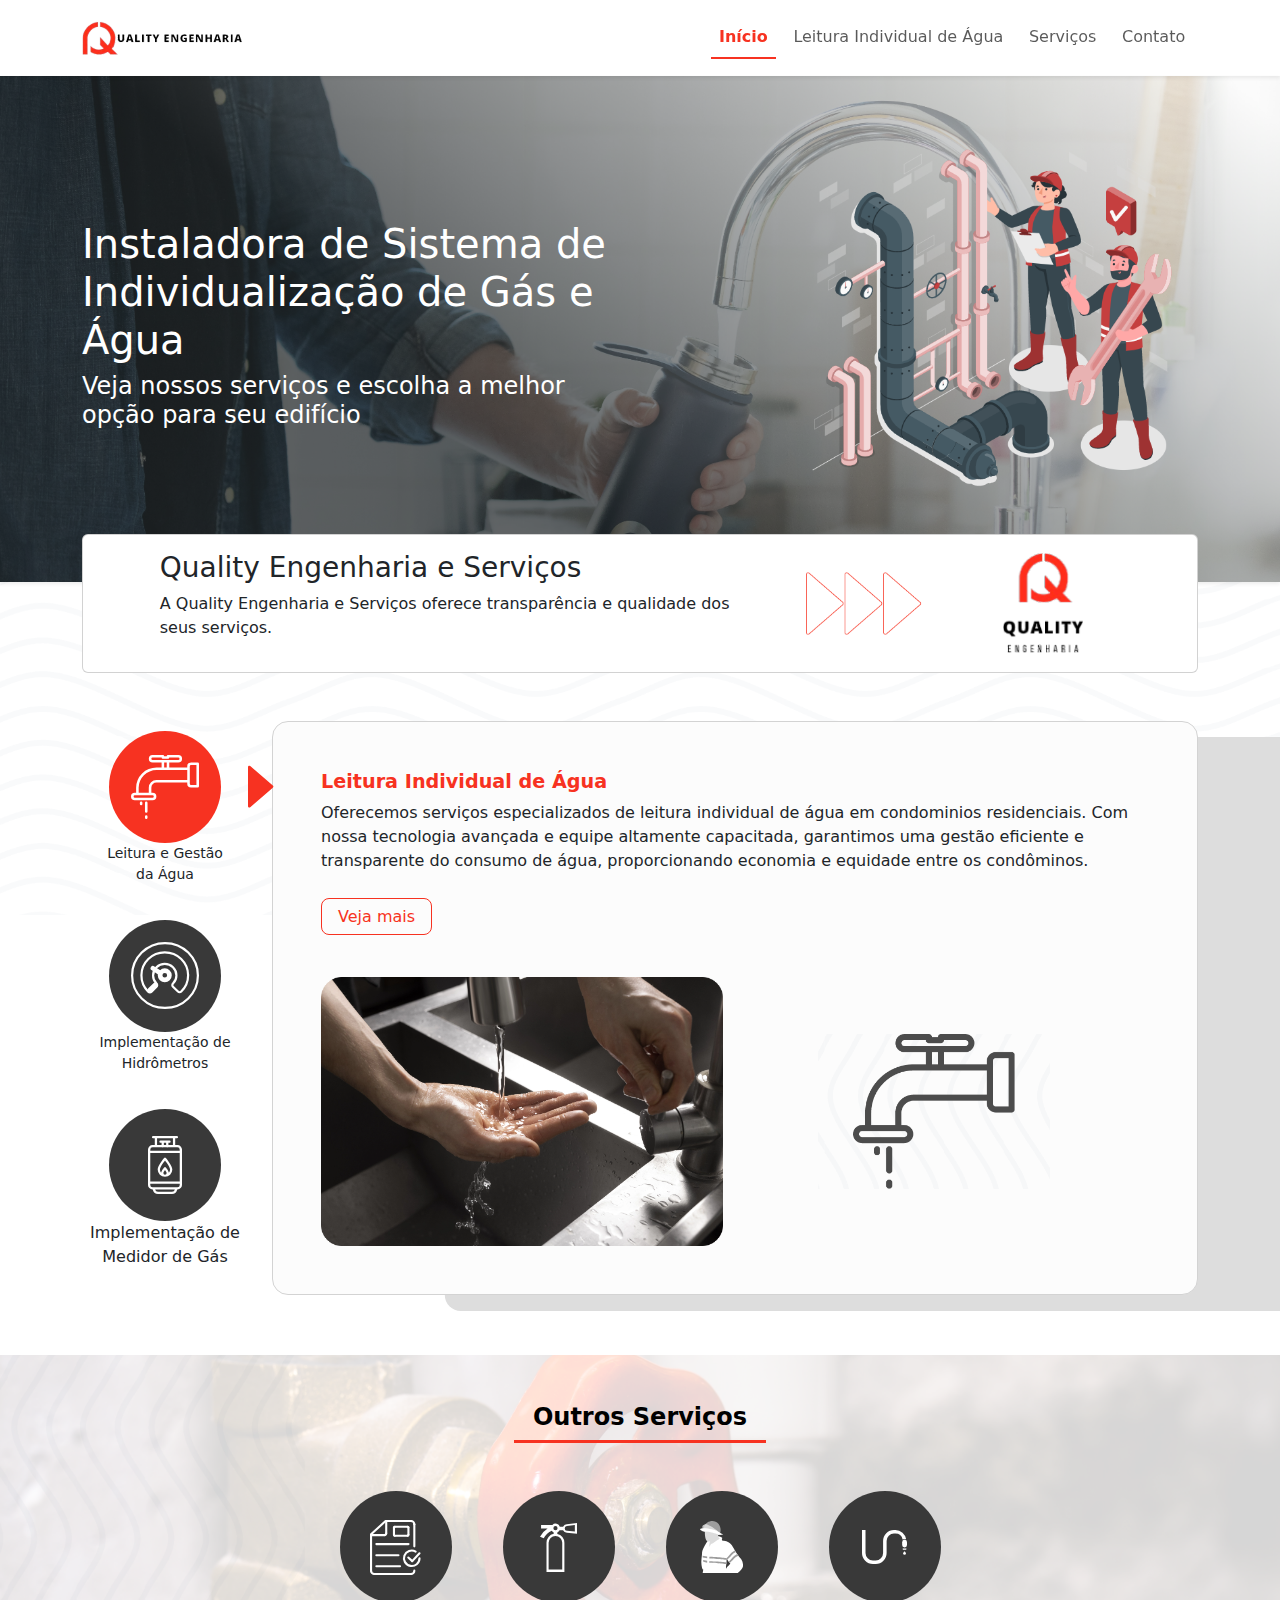
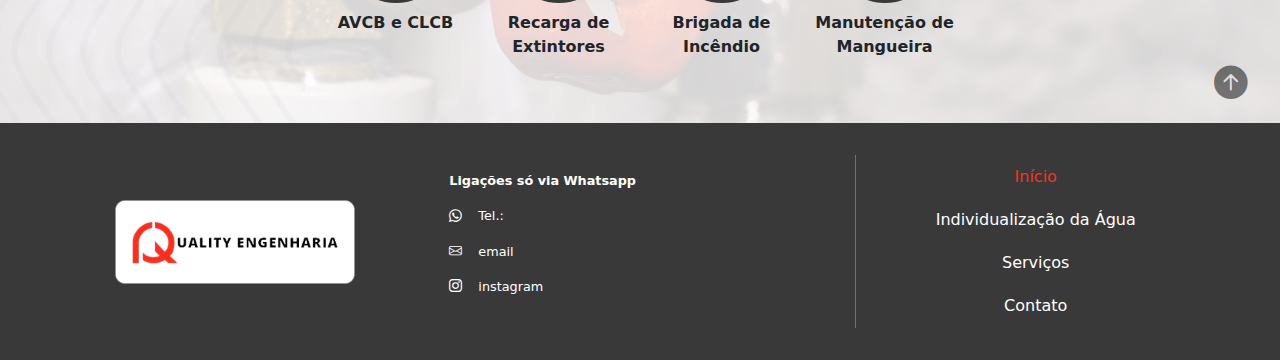
<file: index.html>
<!DOCTYPE html>
<html lang="pt-br">
<head>
    <meta charset="UTF-8">
    <meta name="viewport" content="width=device-width, initial-scale=1.0">
    <title>Quality Engenharia e Serviços</title>
    <!-- CSS -->
    <link rel="stylesheet" href="./css/style.css">

    <!-- CSS Bootstrap -->
    <link href="https://cdn.jsdelivr.net/npm/bootstrap@5.3.3/dist/css/bootstrap.min.css" rel="stylesheet" integrity="sha384-QWTKZyjpPEjISv5WaRU9OFeRpok6YctnYmDr5pNlyT2bRjXh0JMhjY6hW+ALEwIH" crossorigin="anonymous">

    <!-- Jquery -->
    <script src="https://cdnjs.cloudflare.com/ajax/libs/jquery/3.7.1/jquery.min.js" integrity="sha512-v2CJ7UaYy4JwqLDIrZUI/4hqeoQieOmAZNXBeQyjo21dadnwR+8ZaIJVT8EE2iyI61OV8e6M8PP2/4hpQINQ/g==" crossorigin="anonymous" referrerpolicy="no-referrer"></script>
</head>
<body>
    <!-- Navegação -->
    <nav class="navbar sticky-top navbar-expand-lg shadow-sm py-3" id="nav">
        <div class="container">
          <div class="d-flex w-100 justify-content-between">
            <a class="navbar-brand" href="index.html">
              <img src="img/logo_hor.png" alt="Logo Quality Engenharia" class="w-50 img-fluid" id="logoNav">
            </a>
            <button class="navbar-toggler" type="button" data-bs-toggle="collapse" data-bs-target="#navbarSupportedContent" aria-controls="navbarSupportedContent" aria-expanded="false" aria-label="Toggle navigation">
              <span class="navbar-toggler-icon"></span>
            </button>
          </div>
          <div class="collapse navbar-collapse" id="navbarSupportedContent">
            <ul class="navbar-nav ms-auto mb-2 mb-lg-0 mt-3 mt-lg-0">
              <li class="nav-item">
                <a class="nav-link active-link" aria-current="page" href="#">Início</a>
              </li>
              <li class="nav-item">
                <a class="nav-link" href="leitura.html">Leitura Individual de Água</a>
              </li>
              <li class="nav-item">
                <a class="nav-link" href="servicos.html">Serviços</a>
              </li>
              <li class="nav-item">
                <a class="nav-link" target="_blank" href="https://wa.me/">Contato</a>
              </li>
            </ul>
          </div>
        </div>
    </nav>

    <!-- Banner -->
    <header>
      <div class="contianer-fluid banner shadow-sm">
          <div class="container">
            <div class="row">
              <div class="col-6 text">
                <h1>Instaladora de Sistema de Individualização de Gás e Água</h1>
                <h2>Veja nossos serviços e escolha a melhor opção para seu edifício</h2>
              </div>
            </div>
          </div>
        </div>
      </div>
    </header>

    <!-- Conteúdo -->
    <main>
      <div class="container-fluid p-0 ondas_fundo">
        <div class="container" id="sobre">
          <div class="row">
            <div class="col-12">
              <div class="card px-3 p-xxl-3">
                <div class="card-body">
                  <div class="row justify-content-center align-items-center">
                    <div class="col-7">
                      <h3>Quality Engenharia e Serviços</h3>
                      <p>A Quality Engenharia e Serviços oferece transparência e qualidade dos seus serviços.</p>
                    </div>
                    <div class="col-2 d-none d-md-block text-center">
                      <img src="img/setas.png" alt="elemento gráfico" class="img-fluid w-75">
                    </div>
                    <div class="col-4 col-md-2 text-center">
                      <img src="img/logo_ver.png" alt="Logo Quality Engenharia" class="img-fluid img-logo-ver">
                    </div>
                  </div>
                </div>
              </div>
            </div>
          </div>
        </div>

        <div class="container" id="servicos-home">
          <div class="row flex-lg-row">
            <div class="col-12 mb-4 mb-lg-0 col-lg-2">
              <div class="d-flex flex-lg-column flex-row justify-content-around h-100">
                <div class="d-flex flex-column align-items-center">
                  <span class="btn-circle active-btn btn1">
                    <img src="img/icons/agua-icon.svg" alt="ícone de torneira" class="img-fluid">
                  </span>
                  <p class="text-center px-3 small">Leitura e Gestão da Água</p>
                </div>

                <div class="d-flex flex-column align-items-center">
                  <span class="btn-circle btn2">
                    <img src="img/icons/hidrometro-icon.svg" alt="ícone de hidrômetros" class="img-fluid">
                  </span>
                  <p class="text-center px-3 small">Implementação de Hidrômetros</p>
                </div>

                <div class="d-flex flex-column align-items-center">
                  <span class="btn-circle btn3">
                    <img src="img/icons/gas-icon.svg" alt="ícone de botijão de gás" class="img-fluid" style="width: 30%;">
                  </span>
                  <p class="text-center px-3small">Implementação de Medidor de Gás</p>
                </div>
              </div>
            </div>
            <div class="col-12 col-lg-10">
              <div class="card_serv show-card" id="btn1">
                <h3>Leitura Individual de Água</h3>
                <p class="pb-3">Oferecemos serviços especializados de leitura individual de água em condominios residenciais. Com nossa tecnologia avançada e equipe altamente capacitada, garantimos uma gestão eficiente e transparente do consumo de água, proporcionando economia e equidade entre os condôminos.</p>
                <a href="leitura.html">Veja mais</a>

                <div class="row mt-5 justify-content-between align-items-center">
                  <div class="col-6">
                    <img src="img/img-serv-agua.png" alt="imagem de água da torneira" class="img-fluid">
                  </div>
                  <div class="col-5">
                    <div class="icon-card-serv">
                      <img src="img/icon-home-agua.png" alt="icone de torneira" class="img-fluid">
                    </div>
                  </div>
                </div>
              </div>
              <div class="card_serv " id="btn2">
                <h3>Implementação de Hidrômetros</h3>
                <p class="pb-3">Implementamos sistemas de hidrómetros individuais em condominios, permitindo que cada unidade pague pelo seu consumo real de água. Além de promover a justiça no rateio, a individualização de hidrometros incentiva a conscientização sobre o consumo, levando a uma redução significativa no uso de água.</p>
                <a href="servicos.html">Todos os serviços</a>

                <div class="row mt-5 justify-content-between align-items-center">
                  <div class="col-6">
                    <img src="img/img-serv-hidro.png" alt="imagem de hidrômetro" class="img-fluid">
                  </div>
                  <div class="col-5">
                    <div class="icon-card-serv">
                      <img src="img/icon-home_hidro.png" alt="icone de hidrômetro" class="img-fluid">
                    </div>
                  </div>
                </div>
              </div>
              <div class="card_serv" id="btn3">
                <h3>Implementação de Medidor de Gás</h3>
                <p class="pb-3">Oferecemos soluções para leitura individual de gás em condominios residenciais. Nossa equipe especializada realiza a implementação de sistemas de medição de gás individualizados, garantindo uma cobrança justa e precisa do consumo para cada unidade. Com a leitura individual de gás, você terá maior controle sobre os custos e incentiva o consumo consciente entre os condóminos.</p>
                <a href="servicos.html">Todos os serviços</a>

                <div class="row mt-5 justify-content-between align-items-center">
                  <div class="col-6">
                    <img src="img/img-serv-gas.png" alt="imagem de botijão de gás" class="img-fluid">
                  </div>
                  <div class="col-5">
                    <div class="icon-card-serv">
                      <img src="img/icon-home_gas.png" alt="icone de botijão de gás" class="img-fluid icon-home-hidro">
                    </div>
                  </div>
                </div>
              </div>
            </div>
          </div>
        </div>

        <div class="container-fluid" id="outros_servicos">
          <div class="row">
            <div class="col-12">
              <div class="box-border">
                <h3 class="text-center">Outros Serviços</h3>
              </div>
            </div>
          </div>

          <div class="w-50 d-block mx-auto g-2">
            <div class="row align-items-top justify-content-center">
              <div class="col">
                  <span class="btn-circle active-btn btn1">
                    <a href="servicos.html">
                      <img src="img/icons/vistoria-icon.svg" alt="Link para AVCB e CLCB" class="img-fluid">
                    </a>
                  </span>
                  <p class="text-center fw-bold mt-2">AVCB e CLCB</p>
              </div>
              <div class="col">
                  <span class="btn-circle active-btn btn1">
                    <a href="servicos.html">
                      <img src="img/icons/extintor-icon.svg" alt="Link para Recarga de Extintores" class="img-fluid">
                    </a>
                  </span>
                  <p class="text-center fw-bold mt-2">Recarga de Extintores</p>
              </div>
              <div class="col">
                  <span class="btn-circle active-btn btn1">
                    <a href="servicos.html">
                      <img src="img/icons/brigada-icon.svg" alt="Link para Brigada de Incêndio" class="img-fluid">
                    </a>
                  </span>
                  <p class="text-center fw-bold mt-2">Brigada de Incêndio</p>
              </div>
              <div class="col">
                  <span class="btn-circle active-btn btn1">
                    <a href="servicos.html">
                      <img src="img/icons/mangueira-icon.svg" alt="Link para Manutenção de Mangueira" class="img-fluid">
                    </a>
                  </span>
                  <p class="text-center fw-bold mt-2">Manutenção de Mangueira</p>
              </div>
            </div>
          </div>
        </div>
      </div>
    </main>

    <footer>
      <button id="btnTop">
        <i class="bi bi-arrow-up-circle-fill"></i>
      </button>
      <div class="container-fluid">
        <div class="row justify-content-center align-items-center">
          <div class="col-12 col-lg-4 text-center">
            <img src="img/logo_rodape.png" alt="Logotipo" class="img-fluid">
          </div>
          <div class="col-12 col-lg-4 my-3 my-md-0">
            <p class="fw-bold">Ligações só via Whatsapp</p>
            <p><i class="bi bi-whatsapp"></i>Tel.:</p>
            <p><i class="bi bi-envelope"></i>email</p>
            <p><i class="bi bi-instagram"></i>instagram</p>
          </div>
          <div class="col-12 col-lg-4">
            <ul class="navbar-nav">
              <li class="nav-item"><a class="nav-link text-ver" href="index.html">Início</a></li>
              <li class="nav-item"><a class="nav-link" href="leitura.html">Individualização da Água</a></li>
              <li class="nav-item"><a class="nav-link" href="servicos.html">Serviços</a></li>
              <li class="nav-item"><a class="nav-link" target="_blank" href="https://wa.me/">Contato</a></li>
            </ul>
          </div>
        </div>
      </div>
    </footer>

    <!-- JS Bootstrap -->
    <script src="https://cdn.jsdelivr.net/npm/bootstrap@5.3.3/dist/js/bootstrap.bundle.min.js" integrity="sha384-YvpcrYf0tY3lHB60NNkmXc5s9fDVZLESaAA55NDzOxhy9GkcIdslK1eN7N6jIeHz" crossorigin="anonymous"></script>
    <!-- JS -->
    <script src="js/script.js"></script>
</body>
</html>
</file>
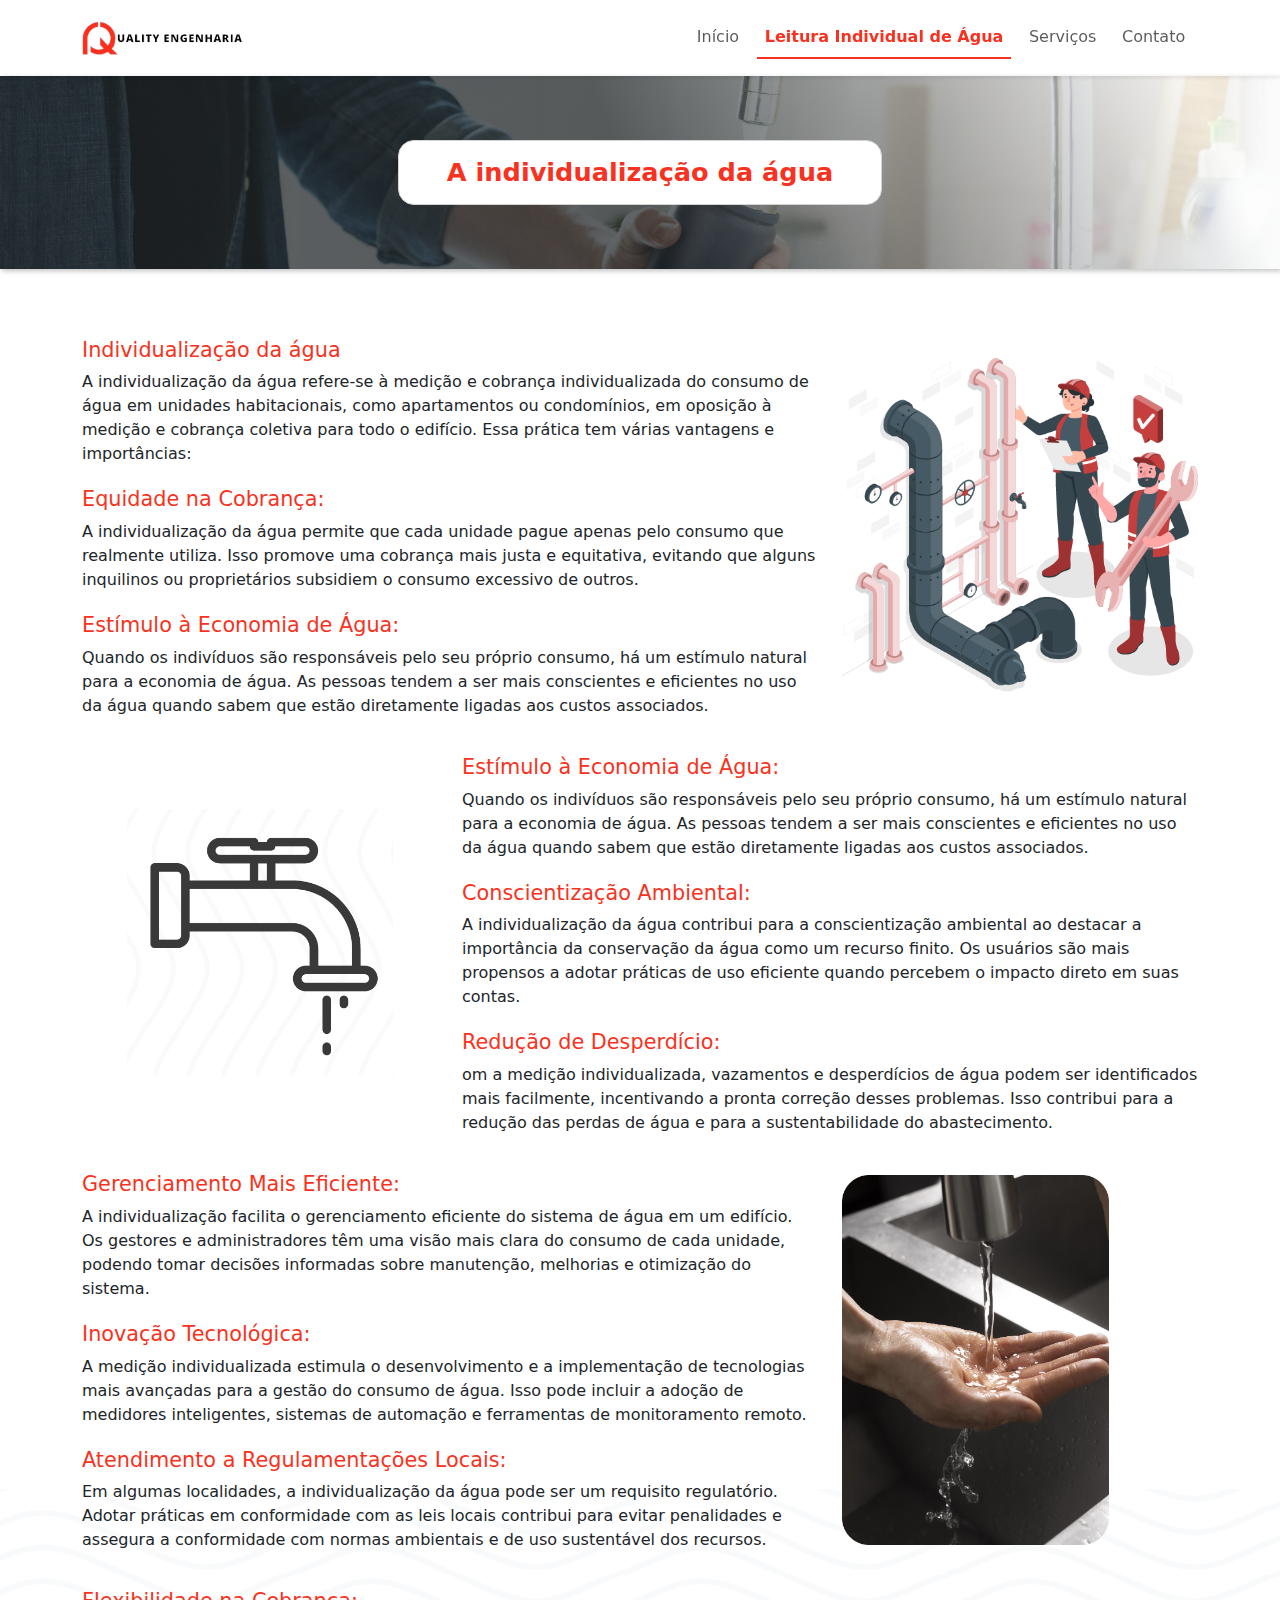
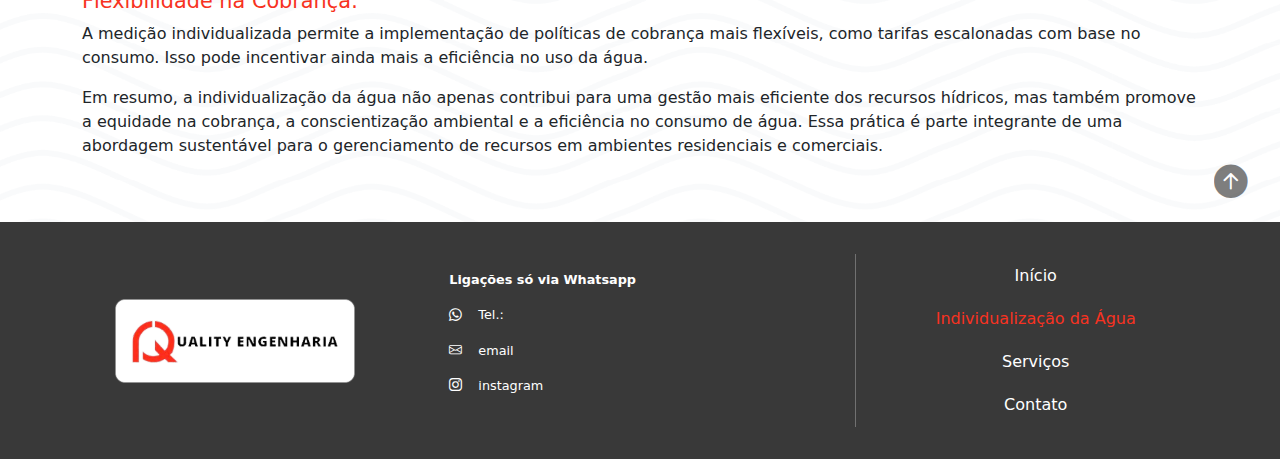
<file: leitura.html>
<!DOCTYPE html>
<html lang="pt-br">
<head>
    <meta charset="UTF-8">
    <meta name="viewport" content="width=device-width, initial-scale=1.0">
    <title>Quality Engenharia e Serviços</title>
    <!-- CSS -->
    <link rel="stylesheet" href="./css/style.css">

    <!-- CSS Bootstrap -->
    <link href="https://cdn.jsdelivr.net/npm/bootstrap@5.3.3/dist/css/bootstrap.min.css" rel="stylesheet" integrity="sha384-QWTKZyjpPEjISv5WaRU9OFeRpok6YctnYmDr5pNlyT2bRjXh0JMhjY6hW+ALEwIH" crossorigin="anonymous">

    <!-- Jquery -->
    <script src="https://cdnjs.cloudflare.com/ajax/libs/jquery/3.7.1/jquery.min.js" integrity="sha512-v2CJ7UaYy4JwqLDIrZUI/4hqeoQieOmAZNXBeQyjo21dadnwR+8ZaIJVT8EE2iyI61OV8e6M8PP2/4hpQINQ/g==" crossorigin="anonymous" referrerpolicy="no-referrer"></script>
    
</head>
<body>
     <!-- Navegação -->
    <nav class="navbar sticky-top navbar-expand-lg shadow-sm py-3" id="nav">
      <div class="container">
        <div class="d-flex w-100 justify-content-between">
          <a class="navbar-brand" href="index.html">
            <img src="img/logo_hor.png" alt="Logo Quality Engenharia" class="w-50 img-fluid" id="logoNav">
          </a>
          <button class="navbar-toggler" type="button" data-bs-toggle="collapse" data-bs-target="#navbarSupportedContent" aria-controls="navbarSupportedContent" aria-expanded="false" aria-label="Toggle navigation">
            <span class="navbar-toggler-icon"></span>
          </button>
        </div>
        <div class="collapse navbar-collapse" id="navbarSupportedContent">
          <ul class="navbar-nav ms-auto mb-2 mb-lg-0 mt-3 mt-lg-0">
            <li class="nav-item">
              <a class="nav-link" href="index.html">Início</a>
            </li>
            <li class="nav-item">
              <a class="nav-link active-link" href="leitura.html">Leitura Individual de Água</a>
            </li>
            <li class="nav-item">
              <a class="nav-link" href="servicos.html">Serviços</a>
            </li>
            <li class="nav-item">
              <a class="nav-link" target="_blank" href="https://wa.me/">Contato</a>
            </li>
          </ul>
        </div>
      </div>
  </nav>

    <!-- Banner -->
    <section id="leitura">
        <header>
          <div class="container-fluid img-leitura">
            <div class="row">
                <div class="text-center">
                    <div class="card_ind">
                        <h1>A individualização da água</h1>
                    </div>
                </div>
            </div>
          </div>
        </header>
        <!-- Conteúdo -->
        <main>
          <div class="container-fluid p-0 ondas_fundo" class="cont_btn">
            <div class="container py-5">
                <div class="row align-items-center flex-column-reverse flex-lg-row">
                    <div class="col-lg-8">
                        <h2>Individualização da água</h2>
                        <p>A individualização da água refere-se à medição e cobrança individualizada do consumo de água em unidades habitacionais, como apartamentos ou condomínios, em oposição à medição e cobrança coletiva para todo o edifício. Essa prática tem várias vantagens e importâncias:</p>
                        <h2>Equidade na Cobrança:</h2>
                        <p>A individualização da água permite que cada unidade pague apenas pelo consumo que realmente utiliza. Isso promove uma cobrança mais justa e equitativa, evitando que alguns inquilinos ou proprietários subsidiem o consumo excessivo de outros.</p>
                        <h2>Estímulo à Economia de Água:</h2>
                        <p>Quando os indivíduos são responsáveis pelo seu próprio consumo, há um estímulo natural para a economia de água. As pessoas tendem a ser mais conscientes e eficientes no uso da água quando sabem que estão diretamente ligadas aos custos associados.</p>
                    </div>
                    <div class="col-md-4 mb-5 mb-lg-0 text-center">
                        <img src="img/leitura/img_ind.png" alt="imagem leitura de agua" class="img-fluid">
                    </div>
                </div>

                <div class="row align-items-center flex-column flex-lg-row">
                    <div class="col-md-4 mt-5 mt-lg-0 text-center">
                        <img src="img/leitura/img_ind2.png" alt="imagem leitura de agua" class="img-fluid w-75">
                    </div>
                    <div class="col-lg-8">
                        <h2>Estímulo à Economia de Água:</h2>
                        <p>Quando os indivíduos são responsáveis pelo seu próprio consumo, há um estímulo natural para a economia de água. As pessoas tendem a ser mais conscientes e eficientes no uso da água quando sabem que estão diretamente ligadas aos custos associados.</p>
                        <h2>Conscientização Ambiental:</h2>
                        <p>A individualização da água contribui para a conscientização ambiental ao destacar a importância da conservação da água como um recurso finito. Os usuários são mais propensos a adotar práticas de uso eficiente quando percebem o impacto direto em suas contas.</p>
                        <h2>Redução de Desperdício:</h2>
                        <p>om a medição individualizada, vazamentos e desperdícios de água podem ser identificados mais facilmente, incentivando a pronta correção desses problemas. Isso contribui para a redução das perdas de água e para a sustentabilidade do abastecimento.</p>
                    </div>
                </div>

                <div class="row align-items-center flex-column-reverse flex-lg-row">
                    <div class="col-lg-8">
                        <h2>Gerenciamento Mais Eficiente:</h2>
                        <p>A individualização facilita o gerenciamento eficiente do sistema de água em um edifício. Os gestores e administradores têm uma visão mais clara do consumo de cada unidade, podendo tomar decisões informadas sobre manutenção, melhorias e otimização do sistema.</p>
                        <h2>Inovação Tecnológica:</h2>
                        <p>A medição individualizada estimula o desenvolvimento e a implementação de tecnologias mais avançadas para a gestão do consumo de água. Isso pode incluir a adoção de medidores inteligentes, sistemas de automação e ferramentas de monitoramento remoto.</p>
                        <h2>Atendimento a Regulamentações Locais:</h2>
                        <p>Em algumas localidades, a individualização da água pode ser um requisito regulatório. Adotar práticas em conformidade com as leis locais contribui para evitar penalidades e assegura a conformidade com normas ambientais e de uso sustentável dos recursos.</p>
                    </div>
                    <div class="col-md-4 mt-5 mt-lg-0 text-center">
                        <img src="img/leitura/img_ind3.png" alt="imagem leitura de agua" class="img-fluid w-75 d-none d-lg-block">
                        <img src="img/leitura/img_ind3_hor.png" alt="imagem leitura de agua" class="img-fluid d-lg-none">
                    </div>
                </div>

                <div class="row align-items-center flex-column-reverse flex-lg-row">
                    <div class="col">
                        <h2>Flexibilidade na Cobrança:</h2>
                        <p>A medição individualizada permite a implementação de políticas de cobrança mais flexíveis, como tarifas escalonadas com base no consumo. Isso pode incentivar ainda mais a eficiência no uso da água.</p>
                        <p>Em resumo, a individualização da água não apenas contribui para uma gestão mais eficiente dos recursos hídricos, mas também promove a equidade na cobrança, a conscientização ambiental e a eficiência no consumo de água. Essa prática é parte integrante de uma abordagem sustentável para o gerenciamento de recursos em ambientes residenciais e comerciais.</p>
                    </div>
                </div>
            </div>
          </div>
        </main>
    </section>

    <footer>
      <button id="btnTop">
        <i class="bi bi-arrow-up-circle-fill"></i>
      </button>
      <div class="container-fluid ondas_fundo">
        <div class="row justify-content-center align-items-center">
          <div class="col-12 col-lg-4 text-center">
            <img src="img/logo_rodape.png" alt="Logotipo" class="img-fluid">
          </div>
          <div class="col-12 col-lg-4 my-3 my-md-0">
            <p class="fw-bold">Ligações só via Whatsapp</p>
            <p><i class="bi bi-whatsapp"></i>Tel.:</p>
            <p><i class="bi bi-envelope"></i>email</p>
            <p><i class="bi bi-instagram"></i>instagram</p>
          </div>
          <div class="col-12 col-lg-4">
            <ul class="navbar-nav">
              <li class="nav-item"><a class="nav-link" href="index.html">Início</a></li>
              <li class="nav-item"><a class="nav-link text-ver" href="leitura.html">Individualização da Água</a></li>
              <li class="nav-item"><a class="nav-link" href="servicos.html">Serviços</a></li>
              <li class="nav-item"><a class="nav-link" target="_blank" href="https://wa.me/">Contato</a></li>
            </ul>
          </div>
        </div>
      </div>
    </footer>

    <!-- JS Bootstrap -->
    <script src="https://cdn.jsdelivr.net/npm/bootstrap@5.3.3/dist/js/bootstrap.bundle.min.js" integrity="sha384-YvpcrYf0tY3lHB60NNkmXc5s9fDVZLESaAA55NDzOxhy9GkcIdslK1eN7N6jIeHz" crossorigin="anonymous"></script>

    <!-- JS -->
    <script src="js/script.js"></script>
</body>
</html>
</file>
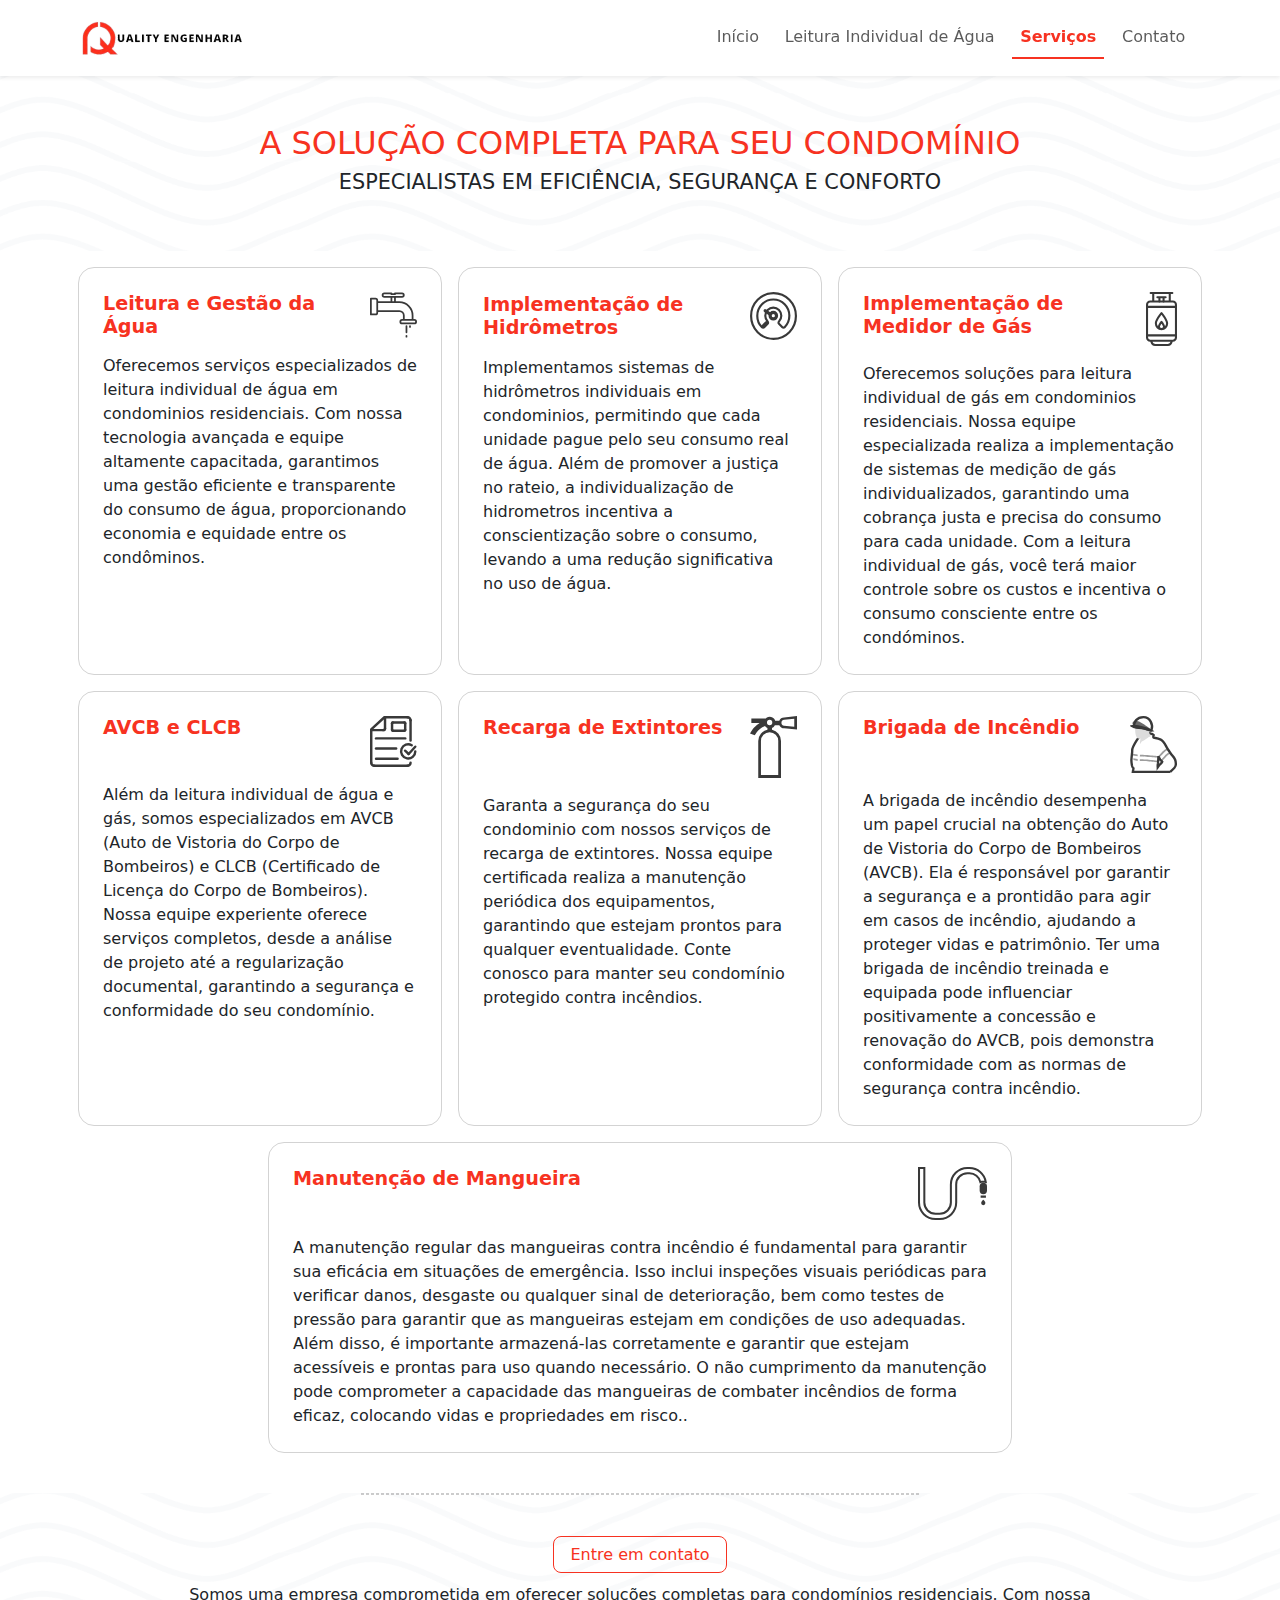
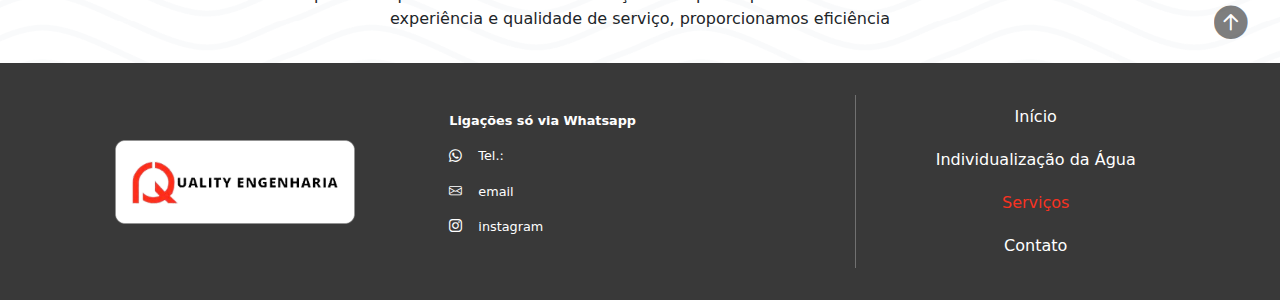
<file: servicos.html>
<!DOCTYPE html>
<html lang="pt-br">
<head>
    <meta charset="UTF-8">
    <meta name="viewport" content="width=device-width, initial-scale=1.0">
    <title>Quality Engenharia e Serviços</title>
    <!-- CSS -->
    <link rel="stylesheet" href="./css/style.css">

    <!-- CSS Bootstrap -->
    <link href="https://cdn.jsdelivr.net/npm/bootstrap@5.3.3/dist/css/bootstrap.min.css" rel="stylesheet" integrity="sha384-QWTKZyjpPEjISv5WaRU9OFeRpok6YctnYmDr5pNlyT2bRjXh0JMhjY6hW+ALEwIH" crossorigin="anonymous">

    <!-- Jquery -->
    <script src="https://cdnjs.cloudflare.com/ajax/libs/jquery/3.7.1/jquery.min.js" integrity="sha512-v2CJ7UaYy4JwqLDIrZUI/4hqeoQieOmAZNXBeQyjo21dadnwR+8ZaIJVT8EE2iyI61OV8e6M8PP2/4hpQINQ/g==" crossorigin="anonymous" referrerpolicy="no-referrer"></script>
    
</head>
<body>
     <!-- Navegação -->
    <nav class="navbar sticky-top navbar-expand-lg shadow-sm py-3" id="nav">
        <div class="container">
          <div class="d-flex w-100 justify-content-between">
            <a class="navbar-brand" href="index.html">
              <img src="img/logo_hor.png" alt="Logo Quality Engenharia" class="w-50 img-fluid" id="logoNav">
            </a>
            <button class="navbar-toggler" type="button" data-bs-toggle="collapse" data-bs-target="#navbarSupportedContent" aria-controls="navbarSupportedContent" aria-expanded="false" aria-label="Toggle navigation">
              <span class="navbar-toggler-icon"></span>
            </button>
          </div>
          <div class="collapse navbar-collapse" id="navbarSupportedContent">
            <ul class="navbar-nav ms-auto mb-2 mb-lg-0 mt-3 mt-lg-0">
              <li class="nav-item">
                <a class="nav-link" href="index.html">Início</a>
              </li>
              <li class="nav-item">
                <a class="nav-link" href="leitura.html">Leitura Individual de Água</a>
              </li>
              <li class="nav-item">
                <a class="nav-link active-link" href="servicos.html">Serviços</a>
              </li>
              <li class="nav-item">
                <a class="nav-link" target="_blank" href="https://wa.me/">Contato</a>
              </li>
            </ul>
          </div>
        </div>
    </nav>

    <!-- Banner -->
    <section id="servicos">
        <!-- Conteúdo -->
        <main>
            <div class="container-fluid p-0 ondas_fundo">
                <div class="container py-5">
                    <div class="row">
                        <div class="col">
                            <h1>A SOLUÇÃO COMPLETA PARA SEU CONDOMÍNIO</h1>
                            <h2>ESPECIALISTAS EM EFICIÊNCIA, SEGURANÇA E CONFORTO</h2>
                        </div>
                    </div>
                </div>
            </div>

            <div class="container pb-4">
                <div class="row row-cols-1 row-cols-md-2 row-cols-lg-3">
                    <div class="col g-3">
                        <div class="card-todos-serv">
                            <h3 class="d-flex justify-content-between mb-3">
                                Leitura e Gestão da Água
                                <img src="img/icons_servicos/agua.svg" alt="icone água">
                            </h3>
                            <p>Oferecemos serviços especializados de leitura individual de água em condominios residenciais. Com nossa tecnologia avançada e equipe altamente capacitada, garantimos uma gestão eficiente e transparente do consumo de água, proporcionando economia e equidade entre os condôminos.</p>
                            
                        </div>
                    </div>
                    <div class="col g-3">
                        <div class="card-todos-serv">
                            <h3 class="d-flex justify-content-between align-items-center mb-3">
                                Implementação de Hidrômetros
                                <img src="img/icons_servicos/hidro.svg" alt="icone hidrômetro">
                            </h3>
                            <p>Implementamos sistemas de hidrômetros individuais em condominios, permitindo que cada unidade pague pelo seu consumo real de água. Além de promover a justiça no rateio, a individualização de hidrometros incentiva a conscientização sobre o consumo, levando a uma redução significativa no uso de água.</p>
                            
                        </div>
                    </div>
                    <div class="col g-3">
                        <div class="card-todos-serv">
                            <h3 class="d-flex justify-content-between mb-3">
                                Implementação de Medidor de Gás
                                <img src="img/icons_servicos/gas.svg" alt="icone gás" class="gas_icon">
                            </h3>
                            <p>Oferecemos soluções para leitura individual de gás em condominios residenciais. Nossa equipe especializada realiza a implementação de sistemas de medição de gás individualizados, garantindo uma cobrança justa e precisa do consumo para cada unidade. Com a leitura individual de gás, você terá maior controle sobre os custos e incentiva o consumo consciente entre os condóminos.</p>
                            
                        </div>
                    </div>
                    <div class="col g-3">
                        <div class="card-todos-serv">
                            <h3 class="d-flex justify-content-between mb-3">
                                AVCB e CLCB
                                <img src="img/icons_servicos/vistoria.svg" alt="icone avcb e clcb">
                            </h3>
                            <p>Além da leitura individual de água e gás, somos especializados em AVCB (Auto de Vistoria do Corpo de Bombeiros) e CLCB (Certificado de Licença do Corpo de Bombeiros). Nossa equipe experiente oferece serviços completos, desde a análise de projeto até a regularização documental, garantindo a segurança e conformidade do seu condomínio.</p>
                            
                        </div>
                    </div>
                    <div class="col g-3">
                        <div class="card-todos-serv">
                            <h3 class="d-flex justify-content-between mb-3">
                                Recarga de Extintores
                                <img src="img/icons_servicos/extintor.svg" alt="icone extintor">
                            </h3>
                            <p>Garanta a segurança do seu condominio com nossos serviços de recarga de extintores. Nossa equipe certificada realiza a manutenção periódica dos equipamentos, garantindo que estejam prontos para qualquer eventualidade. Conte conosco para manter seu condomínio protegido contra incêndios.</p>
                            
                        </div>
                    </div>
                    <div class="col g-3">
                        <div class="card-todos-serv">
                            <h3 class="d-flex justify-content-between mb-3">
                                Brigada de Incêndio
                                <img src="img/icons_servicos/brigada.svg" alt="icone brigada de incêndio">
                            </h3>
                            <p>A brigada de incêndio desempenha um papel crucial na obtenção do Auto de Vistoria do Corpo de Bombeiros (AVCB). Ela é responsável por garantir a segurança e a prontidão para agir em casos de incêndio, ajudando a proteger vidas e patrimônio. Ter uma brigada de incêndio treinada e equipada pode influenciar positivamente a concessão e renovação do AVCB, pois demonstra conformidade com as normas de segurança contra incêndio.</p>
                            
                        </div>
                    </div>
                </div>
                <div class="row justify-content-center">
                    <div class="col col-md-8 g-3">
                        <div class="card-todos-serv">
                            <h3 class="d-flex justify-content-between mb-3">
                                Manutenção de Mangueira
                                <img src="img/icons_servicos/mangueira.svg" alt="icone mangueira de incêndio" class="icon_mangueira">
                            </h3>
                            <p>A manutenção regular das mangueiras contra incêndio é fundamental para garantir sua eficácia em situações de emergência. Isso inclui inspeções visuais periódicas para verificar danos, desgaste ou qualquer sinal de deterioração, bem como testes de pressão para garantir que as mangueiras estejam em condições de uso adequadas. Além disso, é importante armazená-las corretamente e garantir que estejam acessíveis e prontas para uso quando necessário. O não cumprimento da manutenção pode comprometer a capacidade das mangueiras de combater incêndios de forma eficaz, colocando vidas e propriedades em risco..</p>
                            
                        </div>
                    </div>
                </div>
            </div>
            
            <div class="container-fluid ondas_fundo_cont">
                <div class="container contato">
                    <hr class="d-block mx-auto mb-5">
                    <div class="row justify-content-center">
                        <div class="col-10">
                            <a target="_blank" href="https://wa.me/" class="mx-auto">Entre em contato</a>
                            <p class="mt-3">Somos uma empresa comprometida em oferecer soluções completas para condomínios residenciais. Com nossa experiência e qualidade de serviço, proporcionamos eficiência</p>
                        </div>
                    </div>
                </div>
            </div>
        </main>
    </section>

    <footer>
        <button id="btnTop">
            <i class="bi bi-arrow-up-circle-fill"></i>
        </button>
        <div class="container-fluid ondas_fundo">
            <div class="row justify-content-center align-items-center">
            <div class="col-12 col-lg-4 text-center">
                <img src="img/logo_rodape.png" alt="Logotipo" class="img-fluid">
                </div>
                <div class="col-12 col-lg-4 my-3 my-md-0">
                <p class="fw-bold">Ligações só via Whatsapp</p>
                <p><i class="bi bi-whatsapp"></i>Tel.: </p>
                <p><i class="bi bi-envelope"></i>email</p>
                <p><i class="bi bi-instagram"></i>instagram</p>
            </div>
            <div class="col-12 col-lg-4">
                <ul class="navbar-nav">
                <li class="nav-item"><a class="nav-link" href="index.html">Início</a></li>
                <li class="nav-item"><a class="nav-link" href="leitura.html">Individualização da Água</a></li>
                <li class="nav-item"><a class="nav-link text-ver" href="servicos.html">Serviços</a></li>
                <li class="nav-item"><a class="nav-link" target="_blank" href="https://wa.me/">Contato</a></li>
                </ul>
            </div>
            </div>
        </div>
    </footer>

    <!-- JS Bootstrap -->
    <script src="https://cdn.jsdelivr.net/npm/bootstrap@5.3.3/dist/js/bootstrap.bundle.min.js" integrity="sha384-YvpcrYf0tY3lHB60NNkmXc5s9fDVZLESaAA55NDzOxhy9GkcIdslK1eN7N6jIeHz" crossorigin="anonymous"></script>

    <!-- JS -->
    <script src="js/script.js"></script>
</body>
</html>
</file>
<file: css/style.css>
@import url("https://cdn.jsdelivr.net/npm/bootstrap-icons@1.11.3/font/bootstrap-icons.min.css");
@font-face {
  font-family: "Lato";
  src: url("/font/Lato-Regular.woff") format("woff2");
}
@font-face {
  font-family: "Bold";
  src: url("/font/Lato-Bold.woff") format("woff2");
}
* {
  margin: 0;
  padding: 0;
}

body {
  font-family: "Lato", "Lucida Sans", "Lucida Sans Regular", "Lucida Grande", "Lucida Sans Unicode", Geneva, Verdana, sans-serif;
  font-size: 16px;
}

.text-ver {
  color: #F73221 !important;
}

.navbar-collapse, .navbar-expand-md {
  flex-basis: 100% !important;
  flex-grow: 1;
}

nav .active-link {
  color: #F73221 !important;
  border-bottom: 2px solid #F73221;
  font-weight: bold;
}
nav .nav-link {
  margin-inline: 0.3rem;
}

header .text {
  color: #fff;
  padding-block: 7rem;
  animation: 1.3s ease-out 0s 1 slideText;
}
@keyframes slideText {
  0% {
    opacity: 0;
  }
  100% {
    opacity: 1;
  }
}
header .text h2 {
  font-size: 1.5em;
  font-weight: lighter;
}
@media (max-width: 768px) {
  header .text {
    left: 2rem;
  }
  header .text h1 {
    font-size: 1.5em;
  }
  header .text h2 {
    font-size: 1.2em;
  }
}
@media (min-width: 1200px) {
  header .text {
    padding-block: 9rem;
  }
}
header .banner {
  background: url("../img/banner_01.png") no-repeat center center;
  background-size: cover;
}
@media (max-width: 992px) {
  header .banner {
    background: url("../img/banner-mobile.png") no-repeat center center;
    background-size: cover;
  }
}
@media (max-width: 690px) {
  header .banner {
    background: url("../img/banner-xs.png") no-repeat center center;
    background-size: cover;
  }
}

#leitura header {
  background: url("../img/leitura/img_top_ind.png") no-repeat center center;
  background-size: cover;
  padding-block: 4rem;
  box-shadow: 2px 2px 5px rgba(0, 0, 0, 0.2470588235);
}
#leitura header h1 {
  color: #F73221;
  font-size: 1.6em;
  margin: 0;
  font-weight: bold;
}
#leitura header .card_ind {
  background-color: #fff;
  border: 1px solid #d3d3d3;
  text-align: center;
  border-radius: 1rem;
  display: inline-block;
  padding: 1rem 3rem;
}
#leitura main {
  position: relative;
}
#leitura main h2 {
  color: #F73221;
  font-size: 1.3em;
  margin-top: 1.3rem;
}
@media (max-width: 768px) {
  #leitura main img {
    width: 70%;
  }
}
#leitura .ondas_fundo {
  background: url("../img/ondas_fundo.png") no-repeat bottom center;
  background-size: 100%;
}

#servicos h1 {
  color: #F73221;
  font-size: 2em;
  text-align: center;
}
#servicos h2 {
  font-size: 1.3em;
  text-align: center;
}
#servicos main .card-todos-serv {
  border: 1px solid #d3d3d3;
  border-radius: 1rem;
  padding: 1.5rem;
  height: 100%;
}
#servicos main .card-todos-serv p, #servicos main .card-todos-serv h3 {
  margin: 0;
  padding: 0;
}
#servicos main .card-todos-serv h3 {
  color: #F73221;
  font-weight: bold;
  font-size: 1.2em;
}
#servicos main .card-todos-serv img {
  width: 15%;
}
#servicos main .card-todos-serv .gas_icon {
  width: 10%;
  margin-left: 1rem;
}
@media (min-width: 992px) {
  #servicos main .card-todos-serv .icon_mangueira {
    width: 10%;
  }
}
#servicos main .contato {
  text-align: center;
  padding-bottom: 1rem;
}
#servicos main .contato hr {
  width: 50%;
  border: 1px dashed #393939;
}
#servicos main .contato a {
  border: 1px solid #F73221;
  text-decoration: none;
  color: #F73221;
  padding: 0.5rem 1rem;
  border-radius: 0.5rem;
  transition: all 0.3s;
}
#servicos main .contato a:hover {
  background-color: #F73221;
  padding: 0.7rem 1.5rem;
  color: #fff;
}
#servicos main .ondas_fundo_cont {
  background: url("../img/ondas_fundo.png") no-repeat bottom center;
  background-size: 100%;
}

main .ondas_fundo {
  background: url("../img/ondas_fundo.png") no-repeat top center;
  background-size: 100%;
}
main #sobre .card {
  margin-top: -3rem;
  margin-bottom: 3rem;
}
main #sobre .card .img-logo-ver {
  max-width: 5rem;
}
@media (max-width: 768px) {
  main #sobre .card {
    margin-top: -1rem;
    margin-bottom: 4rem;
  }
}
main #servicos-home .btn-circle {
  display: flex;
  align-items: center;
  justify-content: center;
  width: 7rem;
  height: 7rem;
  background-color: #393939;
  border-radius: 50%;
  cursor: pointer;
}
main #servicos-home .show-card {
  display: block !important;
  animation: 0.65s ease-out slideInFrom;
}
@keyframes slideInFrom {
  0% {
    transform: translateX(10%);
  }
  100% {
    transform: translateX(0%);
  }
}
main #servicos-home span img {
  width: 60%;
}
main #servicos-home .active-btn {
  background-color: #F73221;
  position: relative;
}
main #servicos-home .active-btn:after {
  content: "";
  background: url("../img/seta.svg") no-repeat;
  background-size: contain;
  width: 40%;
  height: 40%;
  position: absolute;
  right: -4.5rem;
  z-index: 2;
}
@media (max-width: 992px) {
  main #servicos-home .active-btn:after {
    rotate: 90deg;
    width: 30%;
    height: 30%;
    right: 50%;
    bottom: -5.5rem;
    transform: translateY(-50%);
  }
}
@media (max-width: 576px) {
  main #servicos-home .active-btn:after {
    rotate: 90deg;
    width: 30%;
    height: 30%;
    position: absolute;
    right: 50%;
    bottom: -8rem;
    transform: translateY(-50%);
  }
}
main #servicos-home .card_serv {
  display: none;
  background-color: #fcfcfc;
  border: 1px solid #d3d3d3;
  border-radius: 1rem;
  padding: 3rem;
  position: relative;
  box-shadow: 10.8rem 1rem 0rem #dddddd;
}
main #servicos-home .card_serv h3 {
  font-size: 1.2em;
  font-weight: bold;
  color: #F73221;
}
main #servicos-home .card_serv a {
  border: 1px solid #F73221;
  text-decoration: none;
  color: #F73221;
  padding: 0.5rem 1rem;
  border-radius: 0.5rem;
  transition: all 0.3s;
}
main #servicos-home .card_serv a:hover {
  background-color: #F73221;
  padding: 0.7rem 1.5rem;
  color: #fff;
}
main #servicos-home .icon-card-serv {
  background: url("../img/ondas-box.png") no-repeat bottom right;
  opacity: 0.9;
  background-size: cover;
  width: 70%;
  height: 70%;
  text-align: center;
}
main #servicos-home .icon-card-serv img {
  width: 70%;
}
main #servicos-home .icon-card-serv .icon-home-hidro {
  width: 40%;
}
main #outros_servicos {
  position: relative;
  background: url("../img/img_outros_serv.png") no-repeat center center;
  background-size: cover;
  margin-top: 3.8rem;
  padding-block: 3rem;
}
main #outros_servicos #btnTop {
  position: absolute;
  bottom: 0rem;
  right: 0rem;
  z-index: 1;
  font-size: 2em;
  opacity: 0.5;
  transition: 0.2s ease-in;
  border: none;
  margin: 2rem;
  background-color: transparent;
}
main #outros_servicos #btnTop:hover {
  opacity: 1;
  font-size: 2.3em;
}
main #outros_servicos h3 {
  font-size: 1.5em;
  font-weight: bold;
  color: #000;
}
main #outros_servicos .box-border {
  width: 45%;
  border-bottom: 3px solid #F73221;
  display: block;
  margin: auto auto;
  margin-bottom: 3rem;
}
@media (min-width: 992px) {
  main #outros_servicos .box-border {
    width: 20%;
  }
}
main #outros_servicos .btn-circle {
  display: flex;
  align-items: center;
  justify-content: center;
  width: 5rem;
  height: 5rem;
  background-color: #393939;
  border-radius: 50%;
  cursor: pointer;
}
main #outros_servicos .btn-circle:hover {
  background-color: #F73221;
}
@media (min-width: 992px) {
  main #outros_servicos .btn-circle {
    width: 7rem;
    height: 7rem;
  }
}
main #outros_servicos span {
  display: block;
  margin: auto auto;
}
main #outros_servicos span a img {
  width: 50%;
  display: block;
  margin: auto auto;
}
@media (min-width: 992px) {
  main #outros_servicos span a img {
    width: 70%;
  }
}
main #outros_servicos span:hover {
  transform: scale(1.1);
  transition: all 0.5s;
}

footer {
  background-color: #393939;
  color: #fff;
  padding: 2rem;
  display: flex;
  justify-content: center;
  position: relative;
}
footer #btnTop {
  border: none;
  position: absolute;
  right: 1rem;
  top: -4rem;
  background-color: transparent;
}
footer #btnTop i {
  font-size: 2.1em;
  opacity: 0.5;
  transition: 0.2s ease-in;
}
footer #btnTop i:hover {
  opacity: 1;
  font-size: 2.3em;
}
footer img {
  width: 15rem;
}
footer p {
  font-size: 0.8rem;
  white-space: nowrap;
}
footer i {
  margin-right: 1rem;
}
footer .linha_ver {
  border-left: 1px solid #fff;
  padding-left: 2rem;
  text-align: center;
}
@media (max-width: 992px) {
  footer .linha_ver {
    border-left: none;
    border-top: 1px solid #fff;
    width: 40%;
    padding-left: 0rem;
    padding-block: 1rem;
    margin-top: 1rem;
  }
}
@media (max-width: 992px) {
  footer {
    text-align: center;
  }
}
footer .navbar-nav {
  border-left: 1px solid rgba(255, 255, 255, 0.2862745098);
  display: inline-block;
  text-align: center;
}
@media (max-width: 992px) {
  footer .navbar-nav {
    border-left: none;
    border-top: 1px solid rgba(255, 255, 255, 0.2862745098);
  }
}
footer .navbar-nav a {
  text-decoration: none;
  display: inline-block;
  color: #fff;
  padding: 0.6rem 5rem;
  width: 100%;
}
footer .navbar-nav a:hover {
  text-decoration: underline;
}/*# sourceMappingURL=style.css.map */
</file>
